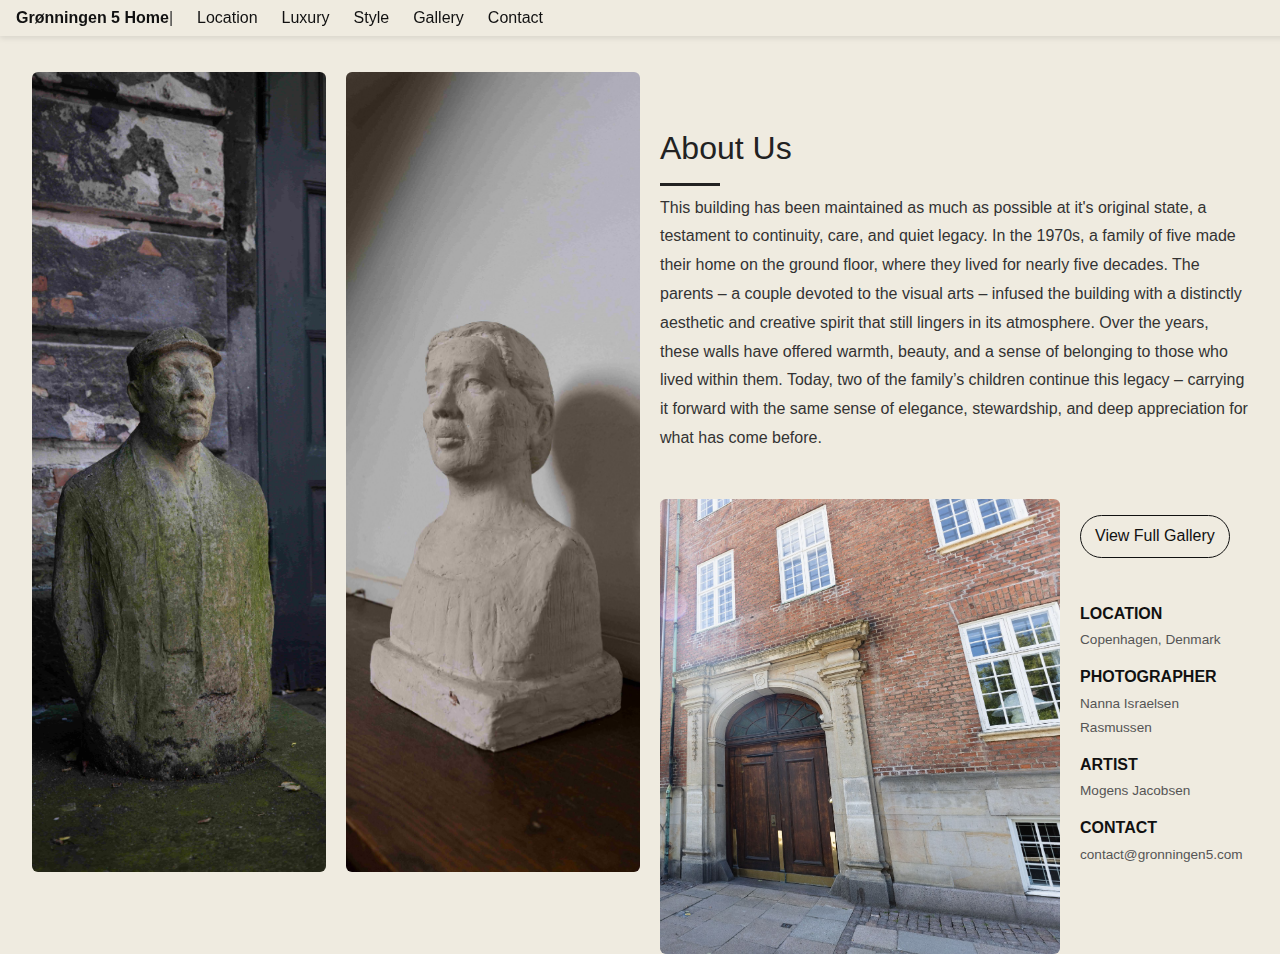
<file: contact.html>
<!DOCTYPE html>
<html lang="en">
<head>
  <meta charset="UTF-8">
  <title>Location - Grønningen 5</title>
  <title>Grønningen 5 - Luxury Apartment for Rent</title>

<link rel="stylesheet" href="style.css">
<link rel="stylesheet" href="styleabout.css">

  <style>
  header {
    background: url('images/location-background.jpg') center center / cover no-repeat;
  }
</style>
  
</head>
<body>

 <nav class="navbar">
  <ul class="nav-links">
   <li><a href="index.html">Grønningen 5 Home</a><span class="sep">|</span></li>
    <li><a href="location.html">Location</a></li>
    <li><a href="luxury.html">Luxury</a></li>
    <li><a href="style.html">Style</a></li>
    <li><a href="gallery.html">Gallery</a></li>
    <li><a href="contact.html">Contact</a></li>
  </ul>
</nav>

<section class="contact-layout">
  <!-- LEFT SIDE -->
  <div class="contact-left">
    <img src="images/gronningen-51.jpg" alt="Man sculpture">
    <img src="images/gronningen-53.jpg" alt="Woman sculpture">
  </div>

  <!-- RIGHT SIDE -->
 <div class="contact-right">
  <div class="contact-top">
    <h2>About Us</h2>
    <p>This building has been maintained as much as possible at it's original state,
 a testament to continuity,
care, and quiet legacy. In the 1970s, a family of five made
their home on the ground floor, where they lived for
nearly five decades. The parents – a couple devoted to
the visual arts – infused the building with a distinctly
aesthetic and creative spirit that still lingers in its
atmosphere. Over the years, these walls have offered
warmth, beauty, and a sense of belonging to those who
lived within them. Today, two of the family’s children
continue this legacy – carrying it forward with the same
sense of elegance, stewardship, and deep appreciation
for what has come before.</p>
  </div>

    
<!-- View Full Gallery on top -->
<div class="contact-right">
 
  <div class="right-box">
    <img src="images/gronningen-60.jpg" alt="Small Image">
     
    <div class="info-text">
    <p><a href="gallery.html" class="pill-link">View Full Gallery</a></p>
      <div class="info-item">
        <h4>LOCATION</h4>
        <p class="info-sub">Copenhagen, Denmark</p>
      </div>
      <div class="info-item">
        <h4>PHOTOGRAPHER</h4>
        <p class="info-sub">Nanna Israelsen Rasmussen</p>
      </div>
      <div class="info-item">
        <h4>ARTIST</h4>
        <p class="info-sub">Mogens Jacobsen</p>
      </div>
      <div class="info-item">
        <h4>CONTACT</h4>
        <p class="info-sub">contact@gronningen5.com</p>
      </div>
    </div>
  </div>
</div>

</section>
</body>
</html>
</file>
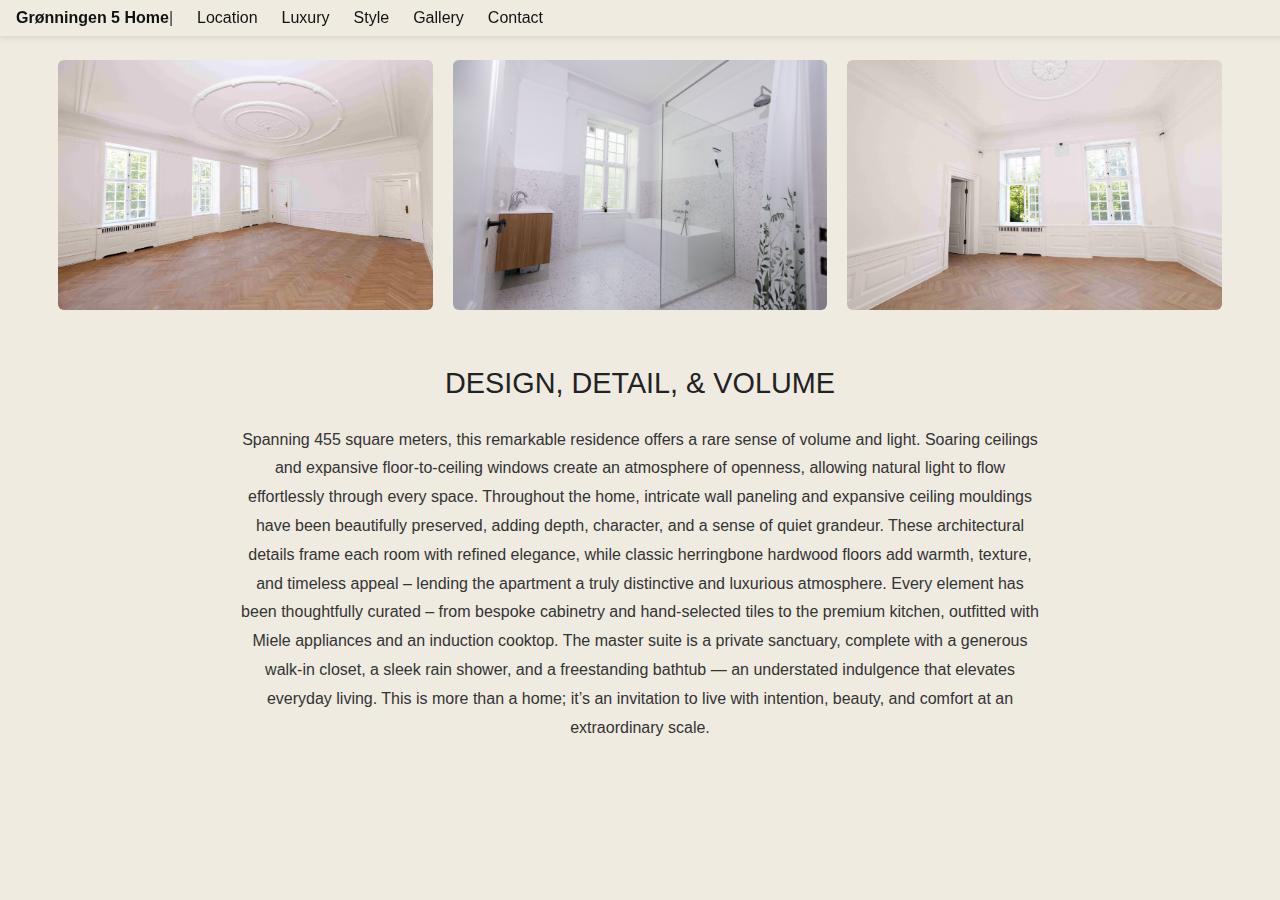
<file: luxury.html>
<!DOCTYPE html>
<html lang="en">
<head>
  <meta charset="UTF-8">
  <title>Location - Grønningen 5</title>
  <title>Grønningen 5 - Luxury Apartment for Rent</title>

<link rel="stylesheet" href="style.css">
<link rel="stylesheet" href="styleluxury.css">

  <style>
  header {
    background: url('images/location-background.jpg') center center / cover no-repeat;
  }
</style> 
</head>
<body>

 <nav class="navbar">
  <ul class="nav-links">
   <li><a href="index.html">Grønningen 5 Home</a><span class="sep">|</span></li>
    <li><a href="location.html">Location</a></li>
    <li><a href="luxury.html">Luxury</a></li>
    <li><a href="style.html">Style</a></li>
    <li><a href="gallery.html">Gallery</a></li>
    <li><a href="contact.html">Contact</a></li>
  </ul>
</nav>

<section class="three-images">
  <img src="images/gronningen-38.jpg" alt="Big living">
  <img src="images/gronningen-42.jpg" alt="Bath">
  <img src="images/gronningen-36.jpg" alt="Cabinet">
</section>

<section class="location-text">
  <h2>DESIGN, DETAIL, & VOLUME</h2>
  <p>Spanning 455 square meters, this remarkable residence offers a rare sense of volume and light. Soaring ceilings and expansive floor-to-ceiling windows
create an atmosphere of openness, allowing natural light to flow effortlessly through every space. Throughout the home, intricate wall paneling and
expansive ceiling mouldings have been beautifully preserved, adding depth, character, and a sense of quiet grandeur. These architectural details frame
each room with refined elegance, while classic herringbone hardwood floors add warmth, texture, and timeless appeal – lending the apartment a truly
distinctive and luxurious atmosphere.
Every element has been thoughtfully curated – from bespoke cabinetry and hand-selected tiles to the premium kitchen, outfitted with Miele appliances
and an induction cooktop. The master suite is a private sanctuary, complete with a generous walk-in closet, a sleek rain shower, and a freestanding
bathtub — an understated indulgence that elevates everyday living. This is more than a home; it’s an invitation to live with intention, beauty, and comfort
at an extraordinary scale.
</p>
</section>

</body>
</html>
</file>
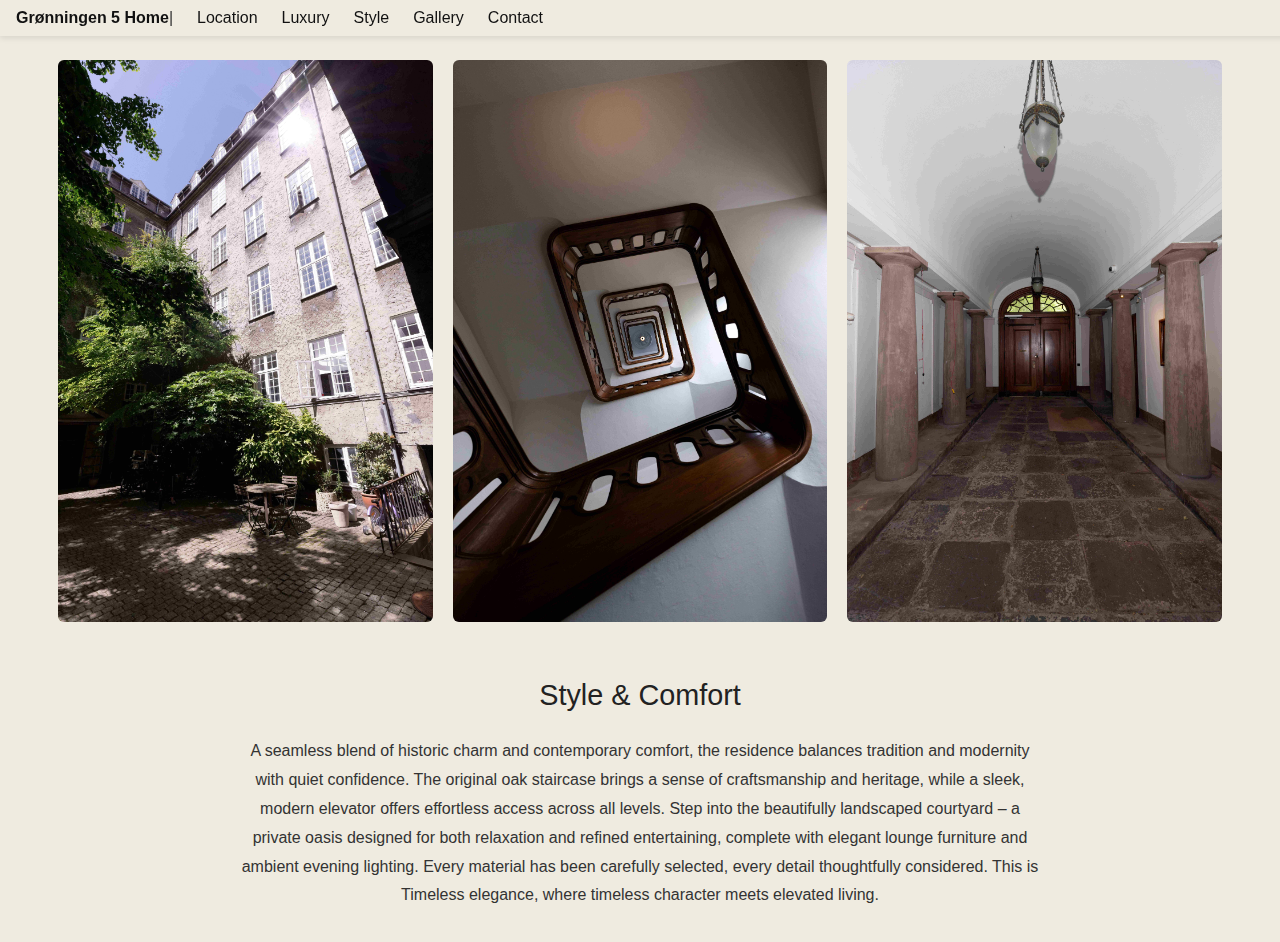
<file: style.html>
<!DOCTYPE html>
<html lang="en">
<head>
  <meta charset="UTF-8">
  <title>Location - Grønningen 5</title>
  <title>Grønningen 5 - Luxury Apartment for Rent</title>

<link rel="stylesheet" href="style.css">
<link rel="stylesheet" href="styleluxury.css">

  <style>
  header {
    background: url('images/location-background.jpg') center center / cover no-repeat;
  }
</style> 
</head>
<body>

 <nav class="navbar">
  <ul class="nav-links">
   <li><a href="index.html">Grønningen 5 Home</a><span class="sep">|</span></li>
    <li><a href="location.html">Location</a></li>
    <li><a href="luxury.html">Luxury</a></li>
    <li><a href="style.html">Style</a></li>
    <li><a href="gallery.html">Gallery</a></li>
    <li><a href="contact.html">Contact</a></li>
  </ul>
</nav>

<section class="three-images">
  <img src="images/gronningen-50.jpg" alt="Yard">
  <img src="images/gronningen-54.jpg" alt="Staircase">
  <img src="images/gronningen-56.jpg" alt="Grand entrance">
</section>

<section class="location-text">
  <h2>Style & Comfort</h2>
  <p>A seamless blend of historic charm and contemporary comfort, the residence balances tradition and modernity with quiet confidence. The
original oak staircase brings a sense of craftsmanship and heritage, while a sleek, modern elevator offers effortless access across all levels. Step
into the beautifully landscaped courtyard – a private oasis designed for both relaxation and refined entertaining, complete with elegant lounge
furniture and ambient evening lighting. Every material has been carefully selected, every detail thoughtfully considered. This is Timeless
elegance, where timeless character meets elevated living.
</p>
</section>

</body>
</html>
</file>
<file: style.css>
body {
      margin: 0;
      font-family: 'Open Sans', sans-serif;
      background-color: #efebe0;
      color: #333;
      line-height: 1.8;
    }
    header {
      position: relative;
      height: 90vh;
      background: url('images/gronningen-30.jpg') center center / cover no-repeat;
      display: flex;
      align-items: center;
      justify-content: center;
      text-align: center;
      color: #efebe0;
    }
    header::before {
      content: "";
      position: absolute;
      top: 0;
      left: 0;
      width: 100%;
      height: 100%;
      background: rgba(0, 0, 0, 0.4);
      z-index: 0;
    }
    header h1,
    header p {
      position: relative;
      z-index: 1;
    }
    header h1 {
      font-family: 'Playfair Display', serif;
      font-size: 4rem;
      font-weight: 700;
      margin: 0;
    }
    header p {
      font-size: 1.5rem;
      margin-top: 1rem;
    }
    main {
      width: 100%;
      max-width: 1300px;
      margin: 0 auto;
      padding: 5rem 2rem;
    }
    h2 {
      color: #222;
      font-weight: 400;
      font-size: 2rem;
      margin-top: 3rem;
      margin-bottom: 1rem;
      position: relative;
    }
    h2::after {
      content: "";
      position: absolute;
      bottom: -8px;
      left: 0;
      width: 60px;
      height: 3px;
      background-color: #222;
    }
    .section {
      margin-bottom: 3rem;
    }
    .gallery {
      display: grid;
      grid-template-columns: repeat(auto-fit, minmax(320px, 1fr));
      gap: 2rem;
      margin-top: 2rem;
    }
    .gallery-img {
      width: 100%;
      border-radius: 0;
      box-shadow: none;
      filter: none;
      transition: transform 0.3s ease;
    }
    .gallery-img:hover {
      transform: scale(1.01);
    }
    footer {
      background: #f7f7f7;
      color: #888;
      text-align: center;
      padding: 3rem 1rem;
      font-size: 0.9rem;
      margin-top: 5rem;
    }
    a {
      color: #333;
      text-decoration: underline;
    }
    a:hover {
      text-decoration: none;
    }
    hr {
      border: none;
      border-top: 2px solid #ccc;
      margin: 4rem 0;
    }
    audio {
  filter: invert(1) brightness(0.7);
  width: 320px;
  border-radius: 0;
  box-shadow: none !important; /* kill the glow */
  outline: none !important;
  border: none !important;
}

button:focus, button:active, audio:focus {
  outline: none !important;
  box-shadow: none !important;
  border: none !important;
}

button:hover {
  background: #0ff;
  color: #111;
  box-shadow: 0 0 12px #0ff;
}
.gallery img {
  width: 200px;
  margin: 8px;
  border-radius: 6px;
  cursor: pointer;
  transition: transform 0.2s ease;
}
.gallery img:hover {
  transform: scale(1.05);
}
#lightbox {
  position: fixed;
  top: 0; left: 0;
  width: 100%; height: 100%;
  background: rgba(0,0,0,0.95);
  display: none;
  justify-content: center;
  align-items: center;
  z-index: 9999;
}
#lightbox img {
  max-width: 90%;
  max-height: 80vh;
  border-radius: 8px;
}
.nav-arrow {
  color: white;
  font-size: 48px;
  cursor: pointer;
  position: absolute;
  top: 50%;
  transform: translateY(-50%);
  padding: 20px;
  user-select: none;
}
.nav-left { left: 20px; }
.nav-right { right: 20px; }
 
    .navbar {
  position: fixed;
  top: 0;
  width: 100%;
  background-color: #efebe0;
  display: flex;
  justify-content: space-between;
  align-items: center;
  padding: 0.2rem 1rem;
  height: 30px;
  z-index: 10000;
  box-shadow: 0 2px 6px rgba(0,0,0,0.1);
  font-family: 'Open Sans', sans-serif;
}

.logo {
  font-size: 1.5rem;
  font-weight: bold;
  color: #111;
}

.nav-links {
  list-style: none;
  display: flex;
  gap: 1.5rem;
  margin: 0;
  padding: 0;
}

.nav-links a {
  text-decoration: none;
  color: #111;
  font-weight: 400;
  transition: color 0.2s ease;
}

.nav-links a:hover {
  color: #555;
}

header {
  padding-top: 80px;
}

.brand {
  font-weight: bold;
  color: #000; /* or #aaa, #999 — whatever looks subtle */
  pointer-events: none;
  cursor: default;
}

.nav-links li:first-child a {
  font-weight: bold;
}

.location-images {
  display: flex;
  gap: 20px;
  margin: 2rem 0;
  justify-content: center;
}

.location-images img {
  width: 45%;
  border-radius: 6px;
}

.location-images {
  margin-top: 60px; /* adjust if needed */
}

.location-text {
  max-width: 800px;
  margin: 2rem auto;
  text-align: center;
  padding: 0 1rem;
}

.location-text h2 {
  font-size: 1.8rem;
  margin-bottom: 1rem;
}

.location-text h2::after {
  content: none;
}
</file>
<file: styleabout.css>
.contact-layout {
  display: flex;
  justify-content: space-between;
  gap: 40px;
  padding: 2rem;
}

/* LEFT SIDE: Two long images side by side */
.contact-left {
  width: 50%;
  display: flex;
  flex-direction: row;
  gap: 20px;
  margin-top: 40px;
}

.contact-left img {
  width: 50%;
  height: 800px;
  object-fit: cover;
  border-radius: 6px;
}

/* RIGHT SIDE: View Full Gallery + Info */
.contact-right {
  width: 50%;
  display: flex;
  flex-direction: column;
  justify-content: flex-start;
  padding-top: 40px;
  height: 800px;
  box-sizing: border-box;
}

/* View Full Gallery button */
.pill-link {
  display: inline-block;
  padding: 6px 14px;
  border: 1px solid #111;
  border-radius: 999px;
  text-decoration: none;
  color: #111;
  font-weight: 500;
  background-color: transparent;
  margin-bottom: 1rem;
  transition: all 0.2s ease;
}

.pill-link:hover {
  background-color: #f0f0f0;
  border-color: #555;
  color: #000;
}

/* Image + text block side-by-side */
.right-box {
  display: flex;
  gap: 20px;
  align-items: flex-start;
  margin-top: -10px; /* pull it up */
}


/* Small image inside right side */
.right-box img {
  width: 400px;
  max-height: 500px;
  object-fit: cover;
  border-radius: 6px;
}

/* Info text block beside the image */
.info-text {
  display: flex;
  flex-direction: column;
  gap: 10px;
}

/* Section headers like LOCATION, ARTIST */
.info-text h4 {
  margin: 0;
  font-size: 1rem;
  font-weight: 600;
  color: #111;
}

/* Smaller description text */
.info-sub {
  margin: 0;
  font-size: 0.85rem;
  color: #555;
}
</file>
<file: styleluxury.css>
.three-images {
  display: flex;
  justify-content: center;
  gap: 20px;
  margin: 2rem auto;
  padding: 0 1rem;
}

.three-images img {
  width: 30%;
  border-radius: 6px;
}

.three-text {
  max-width: 800px;
  margin: 2rem auto;
  text-align: center;
  padding: 0 1rem;
}

.three-text h2 {
  font-size: 1.8rem;
  margin-bottom: 1rem;
}

.three-text h2::after {
  content: none;
}

.three-images {
  margin-top: 60px; /* adjust if needed */
}
</file>
